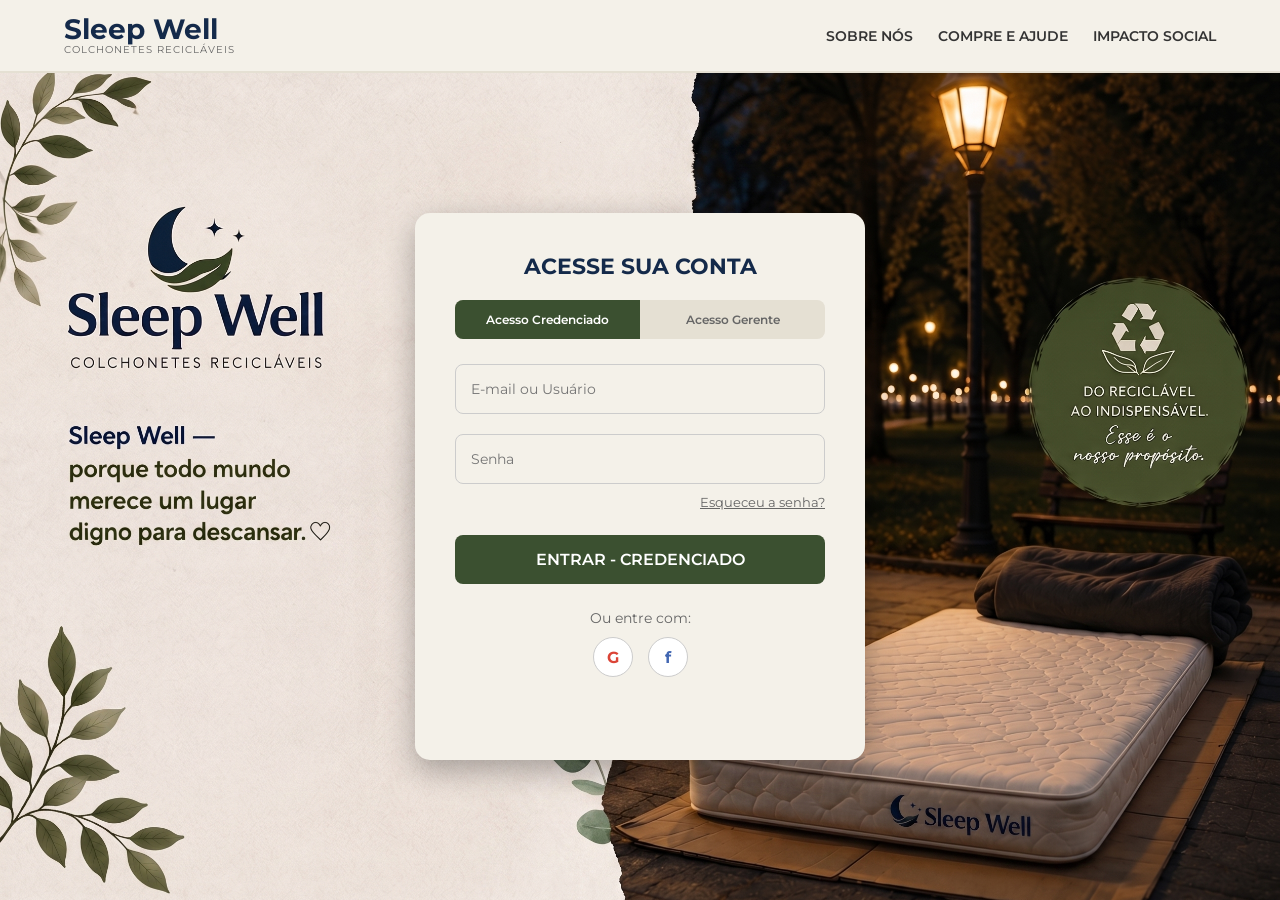
<file: index.html>
<!DOCTYPE html>
<html lang="pt-BR">
<head>
    <meta charset="UTF-8">
    <meta name="viewport" content="width=device-width, initial-scale=1.0">
    <title>Sleep Well - Login</title>
    <!-- Fonte do Google -->
    <link href="https://fonts.googleapis.com/css2?family=Montserrat:wght@400;500;600;700&display=swap" rel="stylesheet">
    
    <!-- Conexão com o arquivo CSS externo que criei com nome Style-->
    <link rel="stylesheet" href="style.css">
</head>
<body>

    <!-- nosso cabeçalho -->
    <header>
        <div class="logo-container">
            <div>
                <div class="logo-text">Sleep Well</div>
                <div class="logo-sub">Colchonetes Recicláveis</div>
            </div>
        </div>
        <nav>
            <ul>
                <li><a href="sobre_nos.html">SOBRE NÓS</a></li>
                <li><a href="compre_e_ajude.html">COMPRE E AJUDE</a></li>
                <li><a href="impacto_social.html">IMPACTO SOCIAL</a></li>
            </ul>
        </nav>
    </header>

    <!-- Seção Principal com o Login -->
    <main class="hero-section">
        <div class="login-box">
            <h2>ACESSE SUA CONTA</h2>
            
            <!-- Abas de Seleção de Acesso -->
            <div class="tabs-container">
                <button class="tab-btn credenciado-tab active" onclick="mudarAcesso('credenciado', this)">Acesso Credenciado</button>
                <button class="tab-btn gerente-tab" onclick="mudarAcesso('gerente', this)">Acesso Gerente</button>
            </div>
            
            <form action="#" method="POST">
                <!-- Campo oculto informando qual acesso foi escolhido -->
                <input type="hidden" name="tipo_acesso" id="tipo_acesso" value="credenciado">

                <div class="form-group">
                    <input type="text" name="usuario" placeholder="E-mail ou Usuário" required>
                </div>
                <div class="form-group">
                    <input type="password" name="senha" placeholder="Senha" required>
                </div>
                
              <a href="senha_esquecida.html" class="forgot-password">Esqueceu a senha?</a>
                
                <button type="submit" class="btn-login" id="btn-entrar">ENTRAR - CREDENCIADO</button>
            </form>

            <div class="social-login">
                <p>Ou entre com:</p>
                <div class="social-icons">
                    
                    <a href="https://accounts.google.com" target="_blank" class="social-btn" style="color: #DB4437;">G</a>
                    
                    <a href="https://www.facebook.com/login" target="_blank" class="social-btn" style="color: #4267B2;">f</a>
                </div>
            </div>

            <!-- Botão de cadastro escondido por padrão no acesso credenciado -->
            <p class="register-link" id="area-cadastro" style="visibility: hidden;">Ainda não tem conta? <a href="cadastre-se.html"><span>CADASTRE-SE</span></a></p>
        </div>
    </main>

    <!-- parte do java -->
    <script>
        function mudarAcesso(tipo, elementoClicado) {
            // Remove a classe 'active' de todos os botões
            const botoes = document.querySelectorAll('.tab-btn');
            botoes.forEach(botao => botao.classList.remove('active'));
            
            // Adiciona a classe 'active' no botão clicado
            elementoClicado.classList.add('active');
            
            // Atualiza o valor do campo oculto do formulário
            document.getElementById('tipo_acesso').value = tipo;
            
            // Pega o botão de entrar e a área de cadastro
            const btnEntrar = document.getElementById('btn-entrar');
            const areaCadastro = document.getElementById('area-cadastro');
            
            if(tipo === 'credenciado') {
                btnEntrar.innerText = 'ENTRAR - CREDENCIADO';
                btnEntrar.style.backgroundColor = 'var(--earth-green)';
                
                // Esconde o botão de cadastro 
                areaCadastro.style.visibility = 'hidden'; 
            } else if (tipo === 'gerente') {
                btnEntrar.innerText = 'ENTRAR - GERENTE';
                btnEntrar.style.backgroundColor = 'var(--dark-blue)'; 
                
                // torna a frase novamente
                areaCadastro.style.visibility = 'visible'; 
            }
        }
    </script>

</body>
</html>
</file>
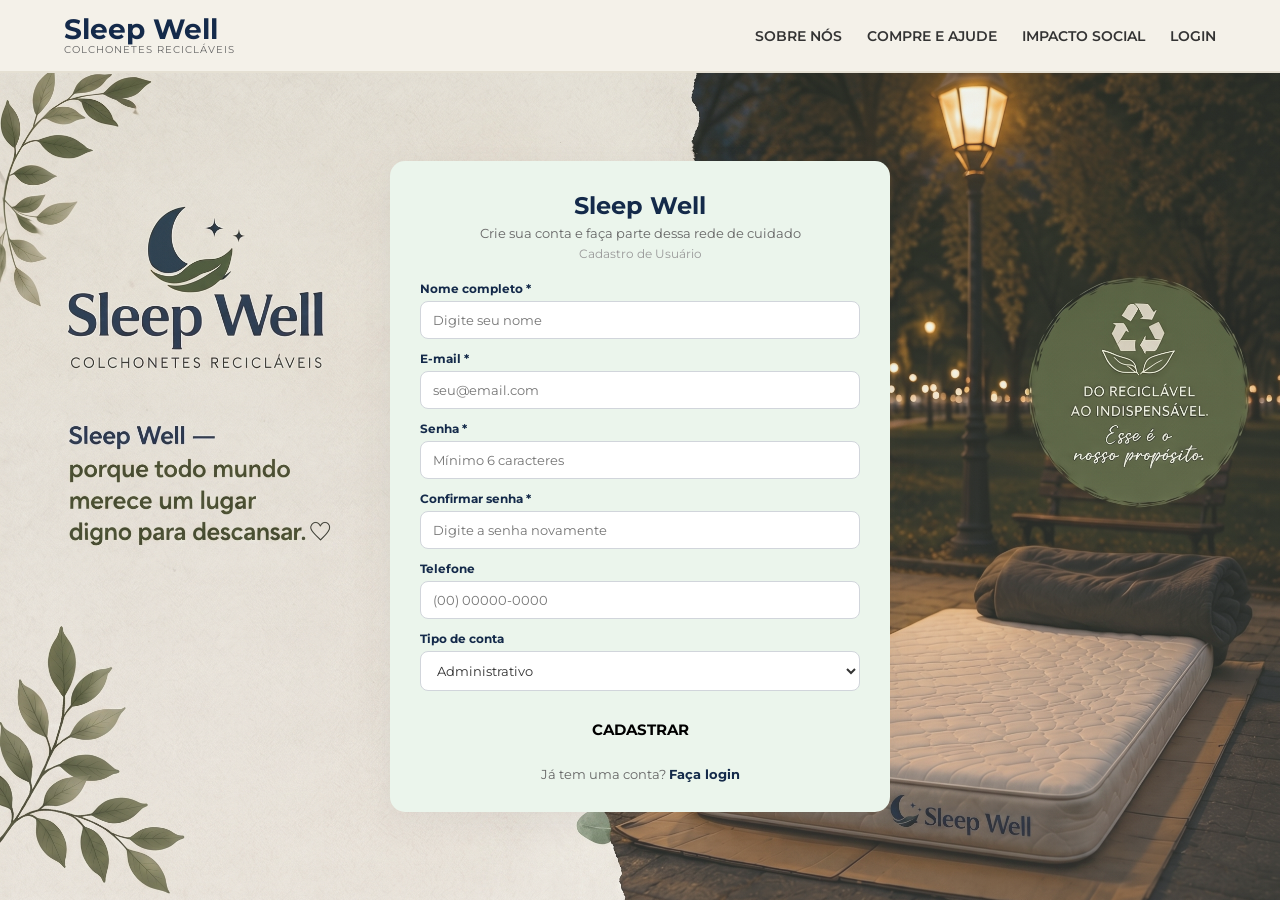
<file: cadastre-se.html>
<!DOCTYPE html>
<html lang="pt-BR">
<head>
    <meta charset="UTF-8">
    <meta name="viewport" content="width=device-width, initial-scale=1.0">
    <title>Sleep Well - Cadastro</title>
    <link href="https://fonts.googleapis.com/css2?family=Montserrat:wght@400;500;600;700&display=swap" rel="stylesheet">
    <link rel="stylesheet" href="style.css">
</head>
<body>

    <!-- Cabeçalho padrão -->
    <header>
        <div class="logo-container">
            <a href="index.html">
                <div class="logo-text">Sleep Well</div>
                <div class="logo-sub">Colchonetes Recicláveis</div>
            </a>
        </div>
        <nav>
            <ul>
                <li><a href="sobre.html">SOBRE NÓS</a></li>
                <li><a href="compre.html">COMPRE E AJUDE</a></li>
                <li><a href="impacto.html">IMPACTO SOCIAL</a></li>
                <li><a href="index.html">LOGIN</a></li>
            </ul>
        </nav>
    </header>

    <!-- Seção de Cadastro -->
    <main class="register-section">
        <div class="register-box">
            
            <!-- Cabeçalho do formulário -->
            <div class="register-header">
                <h2>Sleep Well</h2>
                <p class="subtitle">Crie sua conta e faça parte dessa rede de cuidado</p>
                <p class="reference">  Cadastro de Usuário</p>
            </div>

            <!-- Formulário -->
            <form action="#" method="POST">
                <div class="input-group">
                    <label>Nome completo *</label>
                    <input type="text" placeholder="Digite seu nome" required>
                </div>
                
                <div class="input-group">
                    <label>E-mail *</label>
                    <input type="email" placeholder="seu@email.com" required>
                </div>

                <div class="input-group">
                    <label>Senha *</label>
                    <input type="password" placeholder="Mínimo 6 caracteres" required>
                </div>

                <div class="input-group">
                    <label>Confirmar senha *</label>
                    <input type="password" placeholder="Digite a senha novamente" required>
                </div>

                <div class="input-group">
                    <label>Telefone</label>
                    <input type="tel" placeholder="(00) 00000-0000">
                </div>

                <div class="input-group">
                    <label>Tipo de conta</label>
                    <select name="tipo_conta">
                        <option value="gerente">Administrativo</option>
                        <option value="credenciado">Financeiro </option>
                    </select>
                </div>

                <button type="submit" class="btn-register">CADASTRAR</button>
            </form>

            <p class="login-link">Já tem uma conta? <a href="index.html">Faça login</a></p>
        </div>
    </main>

</body>
</html>
</file>
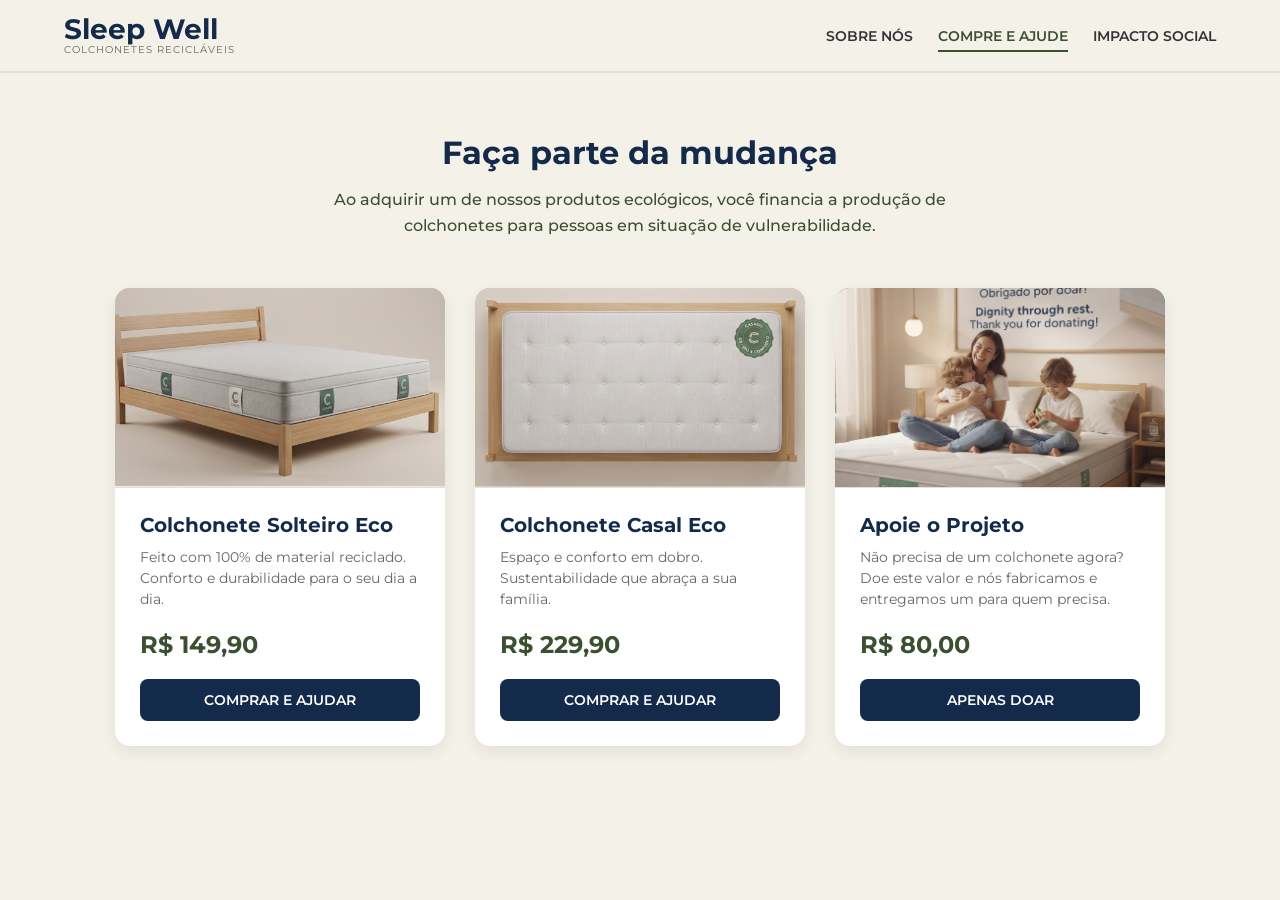
<file: compre_e_ajude.html>
<!DOCTYPE html>
<html lang="pt-BR">
<head>
    <meta charset="UTF-8">
    <meta name="viewport" content="width=device-width, initial-scale=1.0">
    <title>Sleep Well - Compre e Ajude</title>
    <link href="https://fonts.googleapis.com/css2?family=Montserrat:wght@400;500;600;700&display=swap" rel="stylesheet">
    <link rel="stylesheet" href="style.css">
</head>
<body>

    <!-- Cabeçalho -->
    <header>
        <div class="logo-container">
            <a href="index.html">
                <div class="logo-text">Sleep Well</div>
                <div class="logo-sub">Colchonetes Recicláveis</div>
            </a>
        </div>
        <nav>
            <ul>
                <li><a href="sobre_nos.html">SOBRE NÓS</a></li>
                <li><a href="compre_e_ajude.html" class="active-link">COMPRE E AJUDE</a></li>
                <li><a href="impacto_social.html">IMPACTO SOCIAL</a></li>
            </ul>
        </nav>
    </header>

    <!-- Seção de Produtos -->
    <main class="store-section">
        <div class="store-header">
            <h1>Faça parte da mudança</h1>
            <p>Ao adquirir um de nossos produtos ecológicos, você financia a produção de colchonetes para pessoas em situação de vulnerabilidade.</p>
        </div>

        <div class="products-grid">
            <div class="products-grid">
            <!-- Produto 1: Solteiro -->
            <div class="product-card">
                <!-- Caixa da animação com 2 fotos -->
                <div class="image-slider">
                    <img src="solteiro1.png" alt="Colchonete Solteiro Foto 1">
                    <img src="casado_2.png" alt="Colchonete Solteiro Foto 2" class="img-top">
                </div>
                
                <div class="product-info">
                    <h3>Colchonete Solteiro Eco</h3>
                    <p class="product-desc">Feito com 100% de material reciclado. Conforto e durabilidade para o seu dia a dia.</p>
                    <p class="product-price">R$ 149,90</p>
                    <button class="btn-buy">COMPRAR E AJUDAR</button>
                </div>
            </div>

            <!-- Produto 2: Casal -->
            <div class="product-card">
                <!-- Caixa da animação com 2 fotos -->
                <div class="image-slider">
                    <img src="casado_1.png" alt="Colchonete Casal Foto 1">
                    <img src="solteiro2.png" alt="Colchonete Casal Foto 2" class="img-top">
                </div>
                
                <div class="product-info">
                    <h3>Colchonete Casal Eco</h3>
                    <p class="product-desc">Espaço e conforto em dobro. Sustentabilidade que abraça a sua família.</p>
                    <p class="product-price">R$ 229,90</p>
                    <button class="btn-buy">COMPRAR E AJUDAR</button>
                </div>
            </div>

            <!-- Produto 3: Doação (Aqui você pode usar só 1 foto, ou 2 também!) -->
            <div class="product-card">
                <div class="image-slider">
                    <img src="imagem_doacao_1.png" alt="Apoie o Projeto">
                    <img src="imagem_doacao_2.png" alt="Colchonete Casal Foto 2" class="img-top">
                
                </div>
                
                <div class="product-info">
                    <h3>Apoie o Projeto</h3>
                    <p class="product-desc">Não precisa de um colchonete agora? Doe este valor e nós fabricamos e entregamos um para quem precisa.</p>
                    <p class="product-price">R$ 80,00</p>
                    <button class="btn-buy">APENAS DOAR</button>
                </div>
            </div>
        </div>
        </div>
        </div>
    </main>

</body>
</html>
</file>
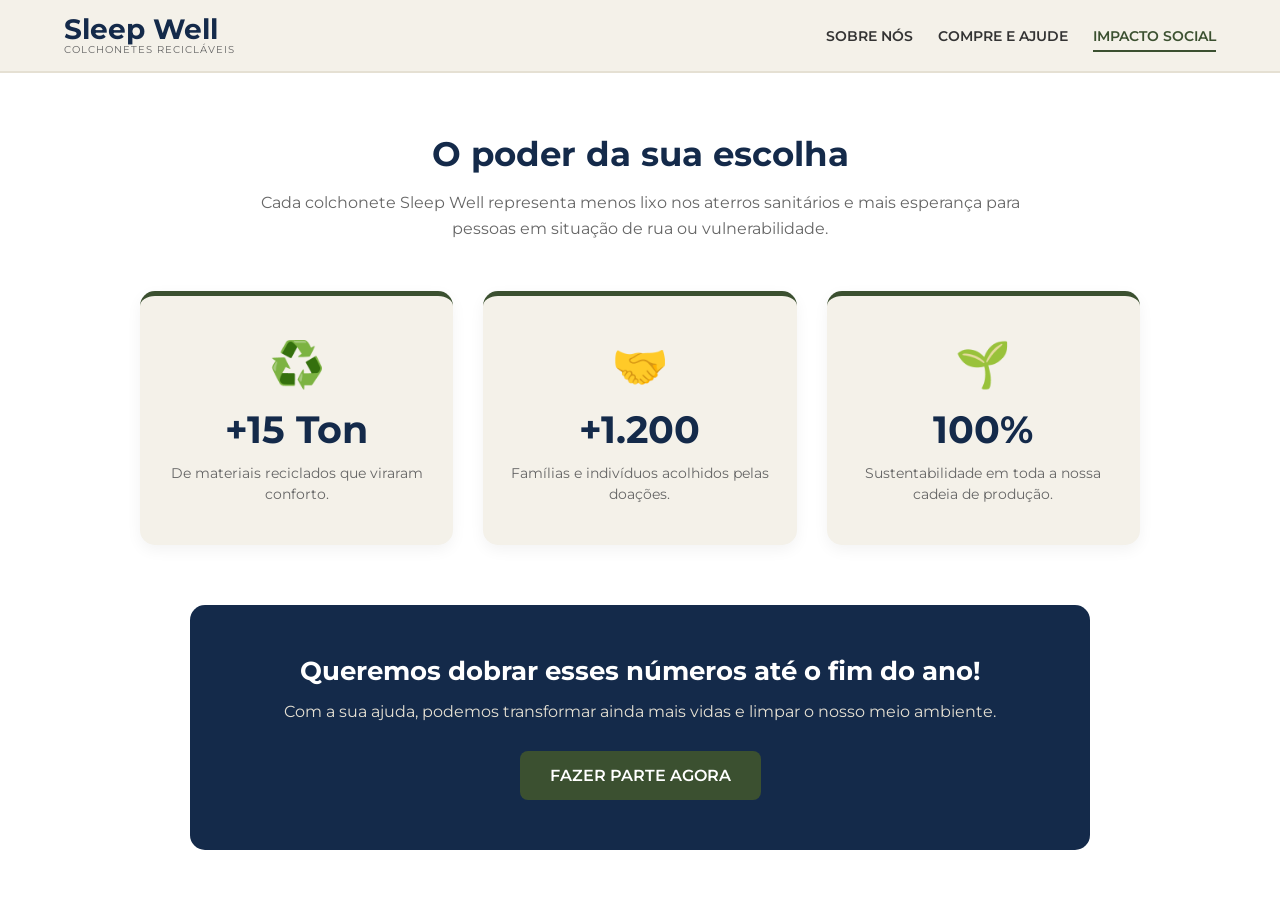
<file: impacto_social.html>
<!DOCTYPE html>
<html lang="pt-BR">
<head>
    <meta charset="UTF-8">
    <meta name="viewport" content="width=device-width, initial-scale=1.0">
    <title>Sleep Well - Impacto Social</title>
    <link href="https://fonts.googleapis.com/css2?family=Montserrat:wght@400;500;600;700&display=swap" rel="stylesheet">
    <link rel="stylesheet" href="style.css">
</head>
<body>

    <!-- Cabeçalho -->
    <header>
        <div class="logo-container">
            <a href="index.html">
                <div class="logo-text">Sleep Well</div>
                <div class="logo-sub">Colchonetes Recicláveis</div>
            </a>
        </div>
        <nav>
            <ul>
                <li><a href="sobre_nos.html">SOBRE NÓS</a></li>
                <li><a href="compre_e_ajude.html">COMPRE E AJUDE</a></li>
                <!-- A classe active-link agora vem para o Impacto Social -->
                <li><a href="impacto_social.html" class="active-link">IMPACTO SOCIAL</a></li>
            </ul>
        </nav>
    </header>

    <!-- Seção de Impacto -->
    <main class="impact-section">
        <div class="impact-header">
            <h1>O poder da sua escolha</h1>
            <p>Cada colchonete Sleep Well representa menos lixo nos aterros sanitários e mais esperança para pessoas em situação de rua ou vulnerabilidade.</p>
        </div>

        <!-- Caixas com os números do projeto -->
        <div class="metrics-grid">
            <div class="metric-card">
                <div class="metric-icon">♻️</div>
                <div class="metric-number">+15 Ton</div>
                <div class="metric-text">De materiais reciclados que viraram conforto.</div>
            </div>

            <div class="metric-card">
                <div class="metric-icon">🤝</div>
                <div class="metric-number">+1.200</div>
                <div class="metric-text">Famílias e indivíduos acolhidos pelas doações.</div>
            </div>

            <div class="metric-card">
                <div class="metric-icon">🌱</div>
                <div class="metric-number">100%</div>
                <div class="metric-text">Sustentabilidade em toda a nossa cadeia de produção.</div>
            </div>
        </div>

        <!-- Bloco de chamada para ação -->
        <div class="impact-call-to-action">
            <h2>Queremos dobrar esses números até o fim do ano!</h2>
            <p>Com a sua ajuda, podemos transformar ainda mais vidas e limpar o nosso meio ambiente.</p>
            <a href="compre.html" class="btn-action">FAZER PARTE AGORA</a>
        </div>
    </main>

</body>
</html>
</file>
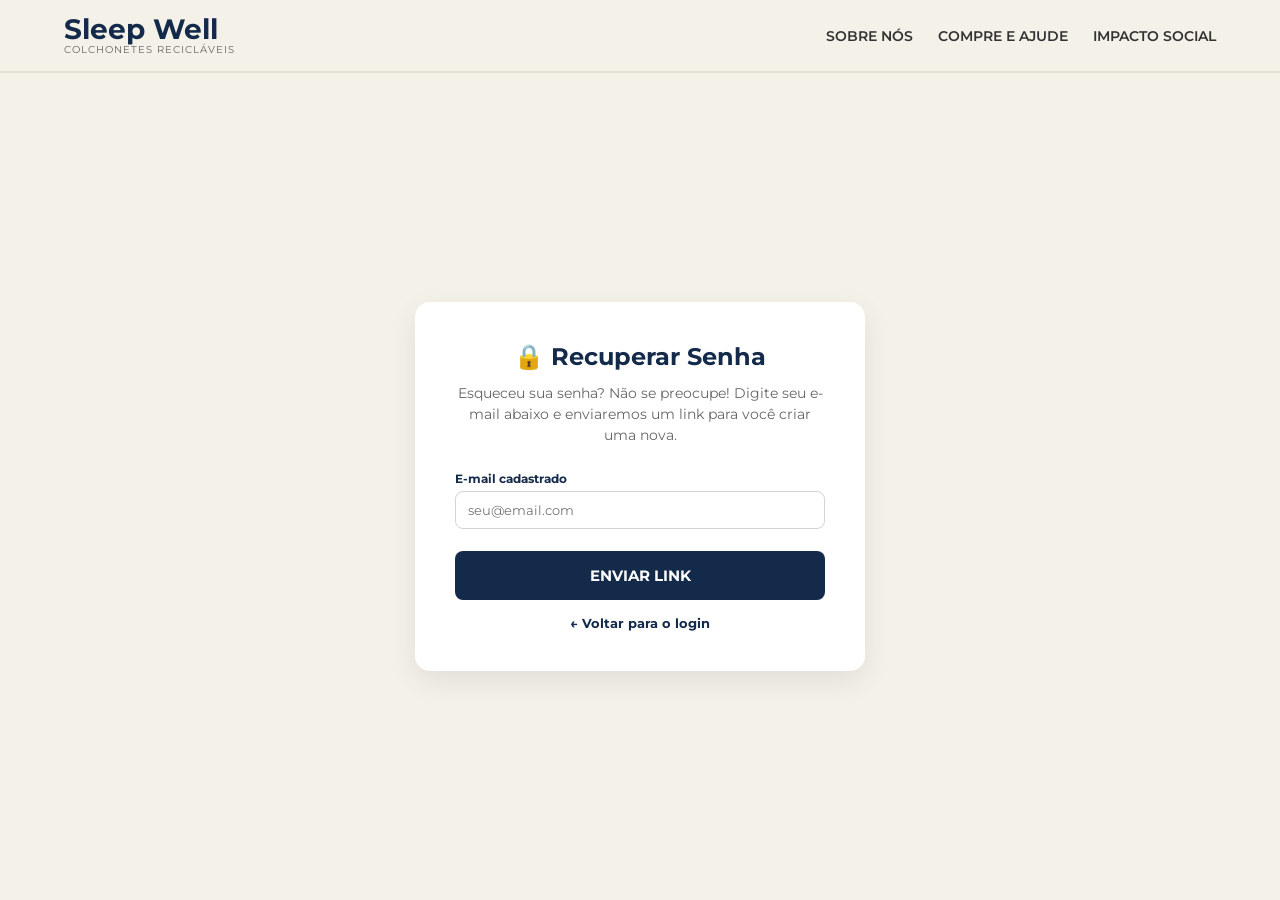
<file: senha_esquecida.html>
<!DOCTYPE html>
<html lang="pt-BR">
<head>
    <meta charset="UTF-8">
    <meta name="viewport" content="width=device-width, initial-scale=1.0">
    <title>Sleep Well - Recuperar Senha</title>
    <link href="https://fonts.googleapis.com/css2?family=Montserrat:wght@400;500;600;700&display=swap" rel="stylesheet">
    <link rel="stylesheet" href="style.css">
</head>
<body>

    <!-- Cabeçalho padrão -->
    <header>
        <div class="logo-container">
            <a href="index.html">
                <div class="logo-text">Sleep Well</div>
                <div class="logo-sub">Colchonetes Recicláveis</div>
            </a>
        </div>
        <nav>
            <ul>
                <li><a href="sobre_nos.html">SOBRE NÓS</a></li>
                <li><a href="compre_e_ajude.html">COMPRE E AJUDE</a></li>
                <li><a href="impacto_social.html">IMPACTO SOCIAL</a></li>
                
            </ul>
        </nav>
    </header>

    <!-- Seção de Recuperação de Senha -->
    <main class="recovery-section">
        <div class="recovery-box">
            
            <div class="recovery-header">
                <h2>🔒 Recuperar Senha</h2>
                <p>Esqueceu sua senha? Não se preocupe! Digite seu e-mail abaixo e enviaremos um link para você criar uma nova.</p>
            </div>

            <!-- Formulário -->
            <form action="#" method="POST">
                <!-- Reutilizando a classe input-group que já criamos no cadastro -->
                <div class="input-group">
                    <label>E-mail cadastrado</label>
                    <input type="email" placeholder="seu@email.com" required>
                </div>

                <button type="submit" class="btn-recovery">ENVIAR LINK</button>
            </form>

            <!-- Link para voltar usando a mesma classe que já temos -->
            <p class="login-link"><a href="index.html">← Voltar para o login</a></p>
        </div>
    </main>

</body>
</html>
</file>
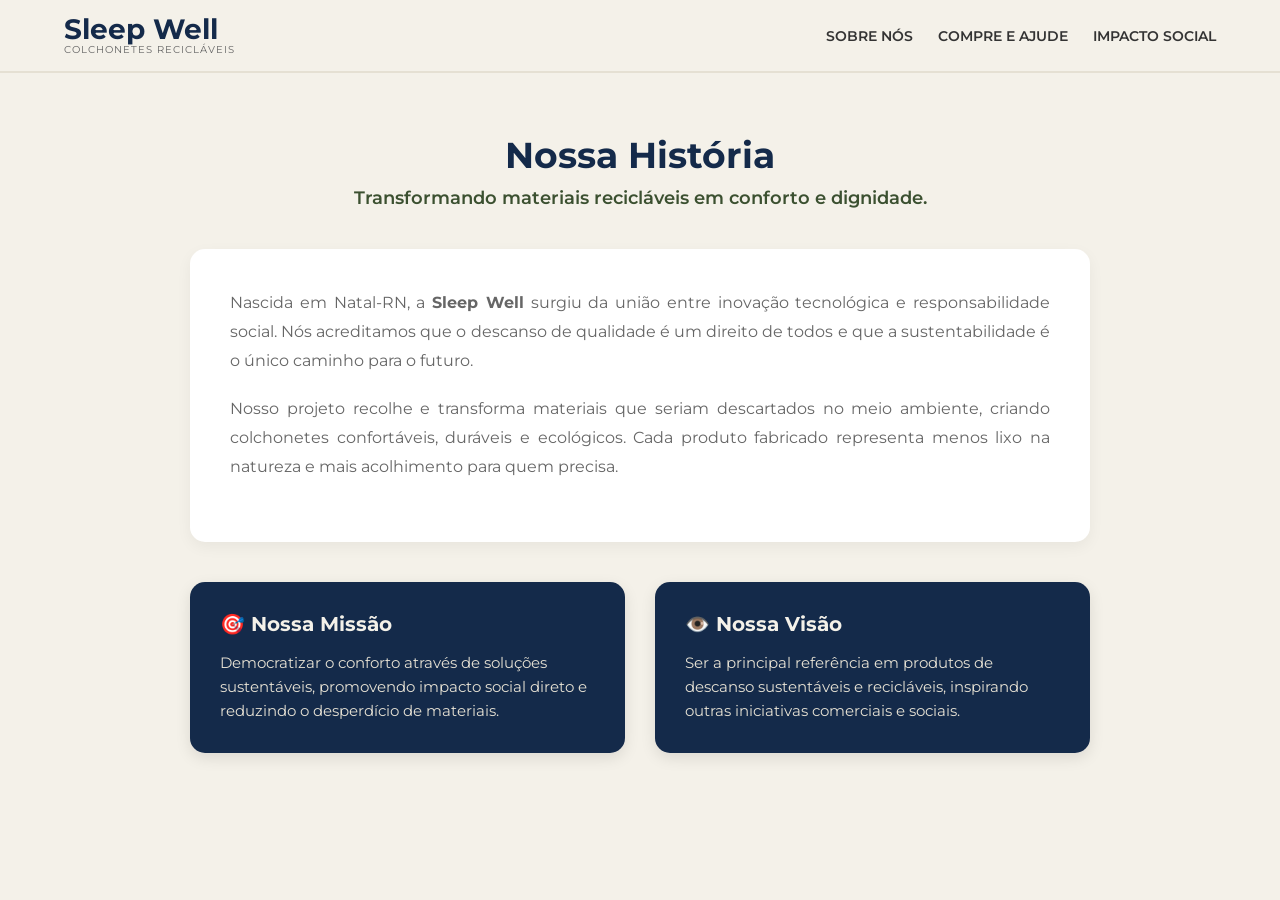
<file: sobre_nos.html>
<!DOCTYPE html>
<html lang="pt-BR">
<head>
    <meta charset="UTF-8">
    <meta name="viewport" content="width=device-width, initial-scale=1.0">
    <title>Sleep Well - Sobre Nós</title>
    <link href="https://fonts.googleapis.com/css2?family=Montserrat:wght@400;500;600;700&display=swap" rel="stylesheet">
    <link rel="stylesheet" href="style.css">
</head>
<body>

    <!-- Cabeçalho -->
    <header>
        <div class="logo-container">
            <!-- Adicionamos a tag <a> em volta dos textos do logo -->
            <a href="index.html">
                <div class="logo-text">Sleep Well</div>
                <div class="logo-sub">Colchonetes Recicláveis</div>
            </a>
        </div>
        <nav>
            <ul>
                <!-- Lembre-se de que no sobre.html o active-link fica no SOBRE NÓS -->
                <!-- E no index.html o active-link fica no LOGIN -->
                <li><a href="sobre_nos.html">SOBRE NÓS</a></li>
                <li><a href="compre_e_ajude.html">COMPRE E AJUDE</a></li>
                <li><a href="impacto_social.html">IMPACTO SOCIAL</a></li>
            </ul>
        </nav>
    </header>

    <!-- Conteúdo da Página Sobre Nós -->
    <main class="about-section">
        <div class="about-container">
            <h1>Nossa História</h1>
            <p class="lead-text">Transformando materiais recicláveis em conforto e dignidade.</p>
            
            <div class="about-content">
                <div class="about-text">
                    <p>Nascida em Natal-RN, a <strong>Sleep Well</strong> surgiu da união entre inovação tecnológica e responsabilidade social. Nós acreditamos que o descanso de qualidade é um direito de todos e que a sustentabilidade é o único caminho para o futuro.</p>
                    
                    <p>Nosso projeto recolhe e transforma materiais que seriam descartados no meio ambiente, criando colchonetes confortáveis, duráveis e ecológicos. Cada produto fabricado representa menos lixo na natureza e mais acolhimento para quem precisa.</p>
                </div>
            </div>

            <!-- Caixas de Missão e Visão -->
            <div class="mission-vision-container">
                <div class="mv-box">
                    <h3>🎯 Nossa Missão</h3>
                    <p>Democratizar o conforto através de soluções sustentáveis, promovendo impacto social direto e reduzindo o desperdício de materiais.</p>
                </div>
                <div class="mv-box">
                    <h3>👁️ Nossa Visão</h3>
                    <p>Ser a principal referência em produtos de descanso sustentáveis e recicláveis, inspirando outras iniciativas comerciais e sociais.</p>
                </div>
            </div>
        </div>
    </main>

</body>
</html>
</file>
<file: style.css>
/* Variáveis de Cores */
:root {
    --bg-cream: #f4f1e9;
    --dark-blue: #142a4a;
    --earth-green: #3b5030;
    --text-dark: #333333;
    --text-gray: #666666;
    --white: #ffffff;
}

/* Reset e Configurações Globais */
* {
    margin: 0;
    padding: 0;
    box-sizing: border-box;
    font-family: 'Montserrat', sans-serif;
}

body {
    background-color: var(--bg-cream);
    color: var(--text-dark);
    display: flex;
    flex-direction: column;
    min-height: 100vh;
}

a {
    text-decoration: none;
    color: inherit;
}

/* =========================================
   CABEÇALHO (HEADER)
   ========================================= */
header {
    display: flex;
    justify-content: space-between;
    align-items: center;
    padding: 15px 5%;
    background-color: var(--bg-cream);
    border-bottom: 2px solid #e5e0d3;
}

.logo-container {
    display: flex;
    align-items: center;
    gap: 10px;
}

.logo-text {
    color: var(--dark-blue);
    font-size: 28px;
    font-weight: 700;
    line-height: 1;
}

.logo-sub {
    font-size: 10px;
    text-transform: uppercase;
    letter-spacing: 1px;
    color: var(--text-gray);
}

nav ul {
    display: flex;
    list-style: none;
    gap: 25px;
    align-items: center;
}

nav ul li a {
    font-weight: 600;
    font-size: 14px;
    color: var(--text-dark);
    transition: color 0.3s ease;
}

nav ul li a:hover {
    color: var(--earth-green);
}

.active-link {
    color: var(--earth-green) !important;
    border-bottom: 2px solid var(--earth-green);
    padding-bottom: 5px;
}

/* =========================================
   ESTILOS DA PÁGINA: LOGIN (index.html)
   ========================================= */
.hero-section {
    position: relative;
    flex-grow: 1;
    display: flex;
    justify-content: center;
    align-items: center;
    padding: 50px 20px;
    background-image: url('tela_de_tras2.jpg');         
    background-size: cover;
    background-position: center;
    min-height: 600px;
}

.login-box {
    background-color: var(--bg-cream);
    padding: 40px;
    border-radius: 15px;
    width: 100%;
    max-width: 450px;
    box-shadow: 0 10px 30px rgba(0, 0, 0, 0.3);
    text-align: center;
}

.login-box h2 {
    color: var(--dark-blue);
    font-size: 22px;
    margin-bottom: 20px;
}

.tabs-container {
    display: flex;
    margin-bottom: 25px;
    background-color: #e5e0d3;
    border-radius: 8px;
    overflow: hidden;
}

.tab-btn {
    flex: 1;
    padding: 12px 5px;
    border: none;
    background: transparent;
    color: var(--text-gray);
    font-family: 'Montserrat', sans-serif;
    font-weight: 600;
    font-size: 12px;
    cursor: pointer;
    transition: all 0.3s ease;
}

.tab-btn.active {
    color: var(--white);
}

.tab-btn.credenciado-tab.active {
    background-color: var(--earth-green);
}

.tab-btn.gerente-tab.active {
    background-color: var(--dark-blue);
}

.form-group {
    margin-bottom: 20px;
    text-align: left;
}

.form-group input {
    width: 100%;
    padding: 15px;
    border: 1px solid #ccc;
    border-radius: 8px;
    background-color: transparent;
    font-size: 14px;
    outline: none;
}

.form-group input:focus {
    border-color: var(--earth-green);
}

.forgot-password {
    display: block;
    text-align: right;
    font-size: 13px;
    color: var(--text-gray);
    margin-top: -10px;
    margin-bottom: 25px;
    text-decoration: underline;
}

.btn-login {
    width: 100%;
    background-color: var(--earth-green);
    color: var(--white);
    border: none;
    padding: 15px;
    border-radius: 8px;
    font-size: 16px;
    font-weight: 600;
    cursor: pointer;
    transition: background-color 0.3s;
}

.btn-login:hover {
    opacity: 0.9;
}

.social-login {
    margin-top: 25px;
}

.social-login p {
    font-size: 14px;
    color: var(--text-gray);
    margin-bottom: 10px;
}

.social-icons {
    display: flex;
    justify-content: center;
    gap: 15px;
    margin-bottom: 25px;
}

.social-btn {
    width: 40px;
    height: 40px;
    border-radius: 50%;
    border: 1px solid #ccc;
    display: flex;
    justify-content: center;
    align-items: center;
    background-color: var(--white);
    cursor: pointer;
    font-weight: bold;
}

.register-link {
    font-size: 14px;
    color: var(--text-gray);
}

.register-link span {
    color: var(--dark-blue);
    font-weight: 700;
    text-decoration: underline;
    cursor: pointer;
}

/* =========================================
   ESTILOS DA PÁGINA: SOBRE NÓS
   ========================================= */
.about-section {
    flex-grow: 1;
    padding: 60px 20px;
    background-color: var(--bg-cream);
    display: flex;
    justify-content: center;
}

.about-container {
    max-width: 900px;
    width: 100%;
}

.about-container h1 {
    color: var(--dark-blue);
    font-size: 36px;
    margin-bottom: 10px;
    text-align: center;
}

.lead-text {
    text-align: center;
    color: var(--earth-green);
    font-size: 18px;
    font-weight: 600;
    margin-bottom: 40px;
}

.about-content {
    background-color: var(--white);
    padding: 40px;
    border-radius: 15px;
    box-shadow: 0 5px 15px rgba(0,0,0,0.05);
    margin-bottom: 40px;
}

.about-text p {
    color: var(--text-gray);
    line-height: 1.8;
    margin-bottom: 20px;
    font-size: 16px;
    text-align: justify;
}

.mission-vision-container {
    display: flex;
    gap: 30px;
}

.mv-box {
    flex: 1;
    background-color: var(--dark-blue);
    color: var(--white);
    padding: 30px;
    border-radius: 15px;
    box-shadow: 0 5px 15px rgba(0,0,0,0.1);
}

.mv-box h3 {
    margin-bottom: 15px;
    font-size: 20px;
    color: var(--bg-cream);
}

.mv-box p {
    font-size: 15px;
    line-height: 1.6;
    color: #e5e0d3;
}

/* =========================================
   ESTILOS DA PÁGINA: COMPRE E AJUDE
   ========================================= */
.store-section {
    flex-grow: 1;
    padding: 60px 5%;
    background-color: var(--bg-cream);
}

.store-header {
    text-align: center;
    max-width: 700px;
    margin: 0 auto 50px auto;
}

.store-header h1 {
    color: var(--dark-blue);
    font-size: 32px;
    margin-bottom: 15px;
}

.store-header p {
    color: var(--earth-green);
    font-size: 16px;
    line-height: 1.6;
    font-weight: 500;
}

.products-grid {
    display: flex;
    flex-wrap: wrap;
    gap: 30px;
    justify-content: center;
    max-width: 1200px;
    margin: 0 auto;
}

.product-card {
    background-color: var(--white);
    border-radius: 15px;
    overflow: hidden;
    width: 100%;
    max-width: 330px;
    box-shadow: 0 5px 15px rgba(0,0,0,0.08);
    transition: transform 0.3s ease;
    display: flex;
    flex-direction: column;
}

.product-card:hover {
    transform: translateY(-5px);
}

.product-info {
    padding: 25px;
    display: flex;
    flex-direction: column;
    flex-grow: 1;
}

.product-info h3 {
    color: var(--dark-blue);
    font-size: 20px;
    margin-bottom: 10px;
}

.product-desc {
    color: var(--text-gray);
    font-size: 14px;
    line-height: 1.5;
    margin-bottom: 20px;
    flex-grow: 1;
}

.product-price {
    color: var(--earth-green);
    font-size: 24px;
    font-weight: 700;
    margin-bottom: 20px;
}

.btn-buy {
    width: 100%;
    background-color: var(--dark-blue);
    color: var(--white);
    border: none;
    padding: 12px;
    border-radius: 8px;
    font-size: 14px;
    font-weight: 600;
    cursor: pointer;
    transition: background-color 0.3s;
}

.btn-buy:hover {
    background-color: var(--earth-green);
}

/* =========================================
   ANIMAÇÃO DAS FOTOS DOS PRODUTOS
   ========================================= */
.image-slider {
    position: relative;
    width: 100%;
    height: 200px;
    border-bottom: 1px solid #e5e0d3;
}

.image-slider img {
    position: absolute; 
    width: 100%;
    height: 100%;
    object-fit: cover; 
    top: 0;
    left: 0;
}

.image-slider .img-top {
    animation: fadeFotos 6s infinite ease-in-out;
}

@keyframes fadeFotos {
    0%, 35% { opacity: 1; }
    50%, 85% { opacity: 0; }
    100% { opacity: 1; }
}

/* =========================================
   ESTILOS DA PÁGINA: IMPACTO SOCIAL
   ========================================= */
.impact-section {
    flex-grow: 1;
    padding: 60px 5%;
    background-color: var(--white); 
}

.impact-header {
    text-align: center;
    max-width: 800px;
    margin: 0 auto 50px auto;
}

.impact-header h1 {
    color: var(--dark-blue);
    font-size: 34px;
    margin-bottom: 15px;
}

.impact-header p {
    color: var(--text-gray);
    font-size: 16px;
    line-height: 1.6;
}

.metrics-grid {
    display: flex;
    flex-wrap: wrap;
    gap: 30px;
    justify-content: center;
    max-width: 1000px;
    margin: 0 auto 60px auto;
}

.metric-card {
    background-color: var(--bg-cream);
    padding: 40px 20px;
    border-radius: 15px;
    text-align: center;
    flex: 1;
    min-width: 250px;
    box-shadow: 0 5px 15px rgba(0,0,0,0.05);
    border-top: 5px solid var(--earth-green);
    transition: transform 0.3s;
}

.metric-card:hover {
    transform: translateY(-5px);
}

.metric-icon {
    font-size: 45px;
    margin-bottom: 15px;
}

.metric-number {
    color: var(--dark-blue);
    font-size: 38px;
    font-weight: 700;
    margin-bottom: 10px;
}

.metric-text {
    color: var(--text-gray);
    font-size: 14px;
    line-height: 1.5;
}

.impact-call-to-action {
    background-color: var(--dark-blue);
    color: var(--bg-cream);
    text-align: center;
    padding: 50px 20px;
    border-radius: 15px;
    max-width: 900px;
    margin: 0 auto;
}

.impact-call-to-action h2 {
    font-size: 26px;
    margin-bottom: 15px;
    color: var(--white);
}

.impact-call-to-action p {
    margin-bottom: 30px;
    font-size: 16px;
    color: #e5e0d3;
}

.btn-action {
    display: inline-block;
    background-color: var(--earth-green);
    color: var(--white);
    padding: 15px 30px;
    border-radius: 8px;
    font-weight: 600;
    text-decoration: none;
    transition: background-color 0.3s;
}

.btn-action:hover {
    background-color: #4a663b;
}

/* =========================================
   ESTILOS DA PÁGINA: CADASTRO
  
   ========================================= */
.register-section {
    position: relative;
    flex-grow: 1;
    display: flex;
    justify-content: center;
    align-items: center;
    padding: 50px 20px;
    background-image: linear-gradient(rgba(183, 199, 174, 0.2), rgba(215, 228, 215, 0.2)), url('tela_de_tras2.jpg');      
    background-size: cover;
    background-position: center;
    min-height: 600px;
}

.register-box {
   
    background-color: #ebf5ec; /* Verde bem clarinho */
    padding: 30px; 
    border-radius: 15px;
    width: 100%;
    max-width: 500px;
    box-shadow: 0 10px 30px rgba(105, 97, 97, 0.08);
}


.register-header {
    text-align: center;
    margin-bottom: 20px; /* Reduzido */
}

.register-header h2 {
    color: var(--dark-blue);
    font-size: 24px; /* Letra um pouco menor */
    margin-bottom: 5px;
    display: flex;
    align-items: center;
    justify-content: center;
    gap: 10px;
}

.register-header .subtitle {
    color: var(--text-gray);
    font-size: 13px;
    margin-bottom: 5px;
}

.register-header .reference {
    font-size: 12px;
    color: #999;
}

.register-header .reference span {
    color: #f27a24;
    font-weight: 700;
}

.input-group {
    margin-bottom: 12px; /* Reduzido espaço entre os campos */
    text-align: left;
}

.input-group label {
    display: block;
    font-size: 12px;
    font-weight: 700;
    color: var(--dark-blue);
    margin-bottom: 5px;
}

.input-group input, .input-group select {
    width: 100%;
    padding: 10px 12px; /* Reduzido o "recheio" do campo */
    border: 1px solid #d1d5db;
    border-radius: 8px;
    font-size: 13px;
    outline: none;
    color: var(--text-dark);
    background-color: var(--white);
}

.input-group input:focus, .input-group select:focus {
    border-color: #f27a24; 
}

.btn-register {
    width: 100%;
    background-color:var(--earth-green)
    color: var(--white);
    border: none;
    padding: 12px; /* Botão ligeiramente mais fino */
    border-radius: 8px;
    font-size: 15px;
    font-weight: 700;
    cursor: pointer;
    transition: background-color 0.3s;
    margin-top: 5px;
}

.btn-register:hover {
    background-color:var(--earth-green); 
}

.login-link {
    text-align: center;
    margin-top: 15px; /* Reduzido */
    font-size: 13px;
    color: var(--text-gray);
}

.login-link a {
    color: var(--dark-blue);
    font-weight: 700;
}

.login-link a:hover {
    text-decoration: underline;
}

/* =========================================
   RESPONSIVIDADE (CELULARES) - OBRIGATÓRIO SER NO FINAL
   ========================================= */
@media (max-width: 768px) {
    header {
        flex-direction: column;
        gap: 15px;
    }
    
    nav ul {
        flex-wrap: wrap;
        justify-content: center;
        gap: 15px;
    }

    .mission-vision-container {
        flex-direction: column;
    }
}
/* =========================================
   ESTILOS DA PÁGINA: RECUPERAR SENHA
   ========================================= */
.recovery-section {
    flex-grow: 1;
    display: flex;
    justify-content: center;
    align-items: center;
    padding: 20px;
    background-color: var(--bg-cream); /* Fundo creme do site */
}

.recovery-box {
    background-color: var(--white); 
    padding: 40px;
    border-radius: 15px;
    width: 100%;
    max-width: 450px;
    box-shadow: 0 10px 30px rgba(0, 0, 0, 0.08);
    text-align: center;
}

.recovery-header {
    margin-bottom: 25px;
}

.recovery-header h2 {
    color: var(--dark-blue);
    font-size: 24px;
    margin-bottom: 12px;
}

.recovery-header p {
    color: var(--text-gray);
    font-size: 14px;
    line-height: 1.5;
}

.btn-recovery {
    width: 100%;
    background-color: var(--dark-blue); /* Botão azul escuro */
    color: var(--white);
    border: none;
    padding: 15px;
    border-radius: 8px;
    font-size: 15px;
    font-weight: 700;
    cursor: pointer;
    transition: background-color 0.3s;
    margin-top: 10px;
}

.btn-recovery:hover {
    background-color: var(--earth-green); /* Fica verde ao passar o mouse */
}
</file>
